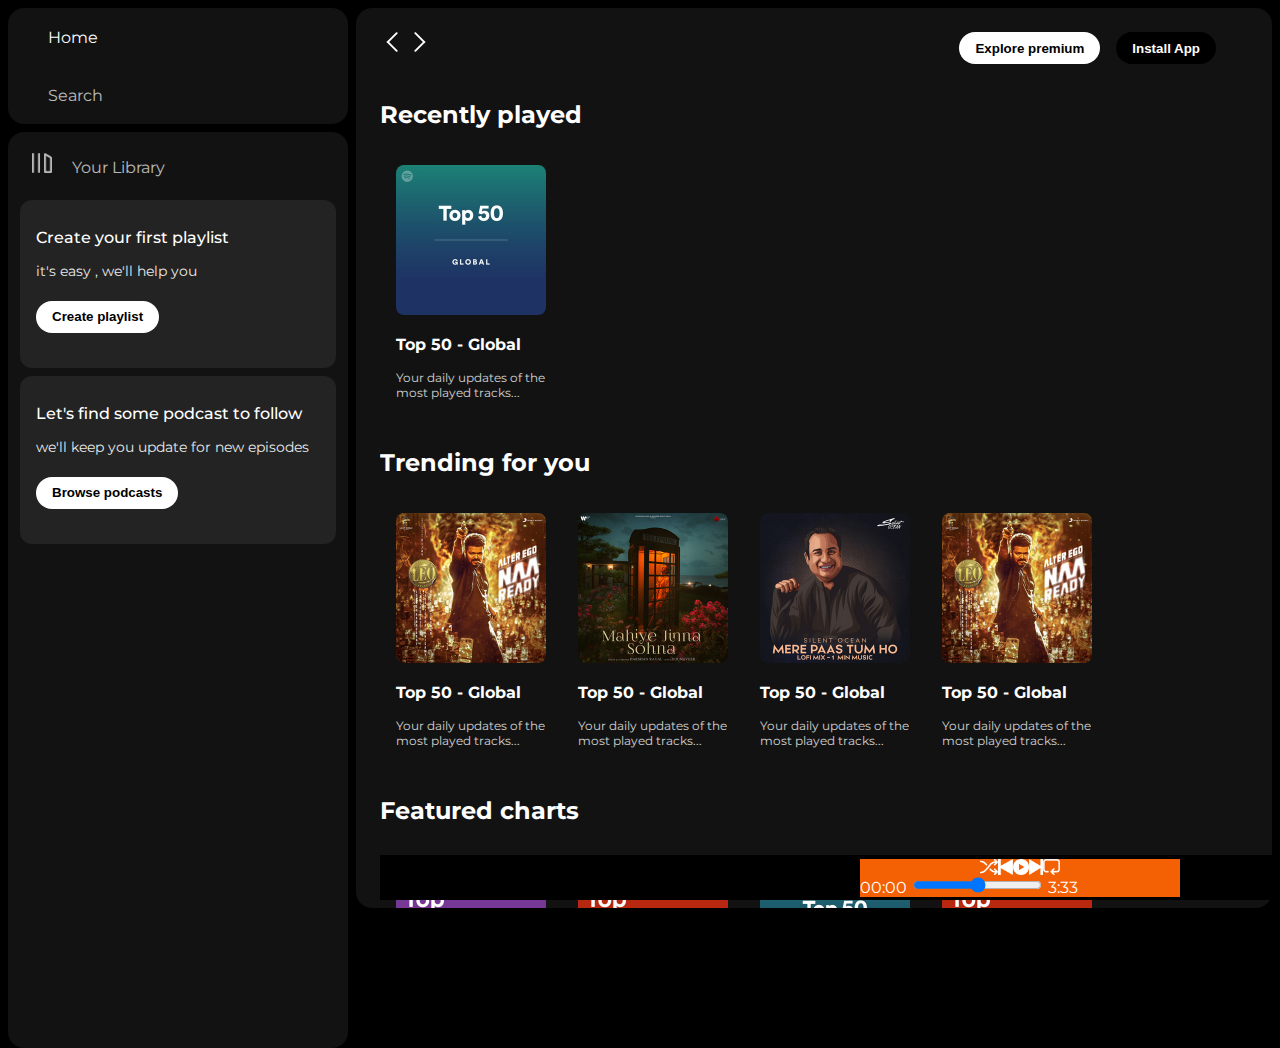
<file: assets/spotify.html>
<!DOCTYPE html>
<html lang="en">
<head>
    <meta charset="UTF-8">
    <meta name="viewport" content="width=device-width, initial-scale=1.0">
    <link rel="stylesheet" href="https://cdnjs.cloudflare.com/ajax/libs/font-awesome/6.6.0/css/all.min.css" integrity="sha512-Kc323vGBEqzTmouAECnVceyQqyqdsSiqLQISBL29aUW4U/M7pSPA/gEUZQqv1cwx4OnYxTxve5UMg5GT6L4JJg==" crossorigin="anonymous" referrerpolicy="no-referrer" />
    <link rel="icon" href="/assets/logo.png">
    <link rel="preconnect" href="https://fonts.googleapis.com">
<link rel="preconnect" href="https://fonts.gstatic.com" crossorigin>
<link href="https://fonts.googleapis.com/css2?family=Montserrat:ital,wght@0,100..900;1,100..900&display=swap" rel="stylesheet">
<link rel="stylesheet" href="spotify.css">
    <title>Spotify - Web Player: Music for everyone</title>
</head>
<body>
    <div class="main">
        <div class="sidebar">
            <div class="nav">
                <div class="nav-option" style="opacity: 1;">    
                    <i class="fa-solid fa-house"></i>
                    <a href="#">Home</a>
                </div>
                <div class="nav-option">
                    <i class="fa-solid fa-magnifying-glass"></i>
                    <a href="#">Search</a>
                </div>

            </div>
            <div class="library">
                <div class="option">
                    <div class="library-option nav-option">
                      <img src="/assets/library_icon.png" alt="" srcset="">
                        <a href="#">Your Library</a>
                    </div>
                    <div class="icons">
                        <i class="fa-solid fa-plus"></i>
                        <i class="fa-solid fa-arrow-right"></i>
                    </div>
                    
                </div>
                <div class="lib-boxes">
                    <div class="box">
                        <p class="boxpt1">Create your first playlist</p>
                        <p class="boxpt2">it's easy , we'll help you </p>
                        <button class="badge">Create playlist</button>
                    </div>
                    <div class="box">
                        <p class="boxpt1">Let's find some podcast to follow</p>
                        <p class="boxpt2">we'll keep you update for new episodes </p>
                        <button class="badge">Browse podcasts</button>
                    </div>
                </div>
            </div>
        </div>
        <div class="main-container">
            <div class="sticky-nav">
                <div class="sticky-nav-icons">
                    <img src="/assets/backward_icon.png" alt="" srcset="">
                    <img class="hide" src="/assets/forward_icon.png" alt="" srcset="">
                </div>
                
                <div class="sticky-nav-options">
                    <button class="badge nav-items hide">Explore premium</button>
                    <button class="badge nav-items dark-badge"><i class="fa-regular fa-circle-down"></i> Install App</button>
                    <i class="fa-regular fa-user nav-items"></i>
                </div>
               
            </div>
           
            <div class="cards">
                <h2>Recently played</h2>
                <div class="cards-container">
                    <div class="card">
                        <img src="/assets/card1img.jpeg" alt="" srcset="" class="card-img">
                        <p class="card-title">Top 50 - Global </p>
                        <p class="card-info">Your daily updates of the most played tracks...</p>
                    </div>
                </div>
               
                    
                     
                    <div class="cards-container">
                        <h2>Trending for you</h2>
                        <div class="cards-container">
                            <div class="card">
                                <img src="/assets/card4img.jpeg" alt="" srcset="" class="card-img">
                                <p class="card-title">Top 50 - Global </p>
                                <p class="card-info">Your daily updates of the most played tracks...</p>
                            </div>
                            
                        <div class="card">
                            <img src="/assets/card2img.jpeg" alt="" srcset="" class="card-img">
                            <p class="card-title">Top 50 - Global </p>
                            <p class="card-info">Your daily updates of the most played tracks...</p>
                        </div>
                       
                            <div class="card">
                                <img src="/assets/card3img.jpeg" alt="" srcset="" class="card-img">
                                <p class="card-title">Top 50 - Global </p>
                                <p class="card-info">Your daily updates of the most played tracks...</p>
                            </div>
                            
                                <div class="card">
                                    <img src="/assets/card4img.jpeg" alt="" srcset="" class="card-img">
                                    <p class="card-title">Top 50 - Global </p>
                                    <p class="card-info">Your daily updates of the most played tracks...</p>
                                </div>
                        </div>

                            
                                <h2>Featured charts</h2>
                                <div class="cards-container">
                                    <div class="card">
                                        <img src="/assets/card5img.jpeg" alt="" srcset="" class="card-img">
                                        <p class="card-title">Top 50 - Global </p>
                                        <p class="card-info">Your daily updates of the most played tracks...</p>
                                    </div>
                                    
                                    <div class="card">
                                        <img src="/assets/card6img.jpeg" alt="" srcset="" class="card-img">
                                        <p class="card-title">Top 50 - Global </p>
                                        <p class="card-info">Your daily updates of the most played tracks...</p>
                                    </div>

                                    <div class="card">
                                        <img src="/assets/card1img.jpeg" alt="" srcset="" class="card-img">
                                        <p class="card-title">Top 50 - Global </p>
                                        <p class="card-info">Your daily updates of the most played tracks...</p>
                                    </div>
                                    
                                      
                                    <div class="card">
                                        <img src="/assets/card6img.jpeg" alt="" srcset="" class="card-img">
                                        <p class="card-title">Top 50 - Global </p>
                                        <p class="card-info">Your daily updates of the most played tracks...</p>
                                    </div>
                                </div>
                            </div>
                        <div class="footer">
                            <div class="line">

                            </div>
                        </div>    
            
    <div class="music-player">
        <div class="album"></div>

        <div class="player">
        <div class="player-control">
            <img src="/assets/player_icon1.png" alt="" srcset="" class="player-control-icon">
            <img src="/assets/player_icon2.png" alt="" srcset="" class="player-control-icon">
            <img src="/assets/player_icon3.png" alt="" srcset="" class="player-control-icon">
            <img src="/assets/image.png" alt="" srcset="" class="player-control-icon">
            <img src="/assets/player_icon5.png" alt="" srcset="" class="player-control-icon">
        </div>

        <div class="playback-bar">
            <span class="current-time">00:00</span>
            <input type="range" min="0" max="100" class="progress-bar">
            <span class="tot-time">3:33</span>
        </div>
        </div>
        
        <div class="controls"></div>
    </div>



     </div>
    </div>
</body>
</html>
</file>
<file: assets/spotify.css>
body{
    font-family: "Montserrat", sans-serif;
    background-color: #000;
    margin:0;
    color:#fff;
    overflow: hidden;

}
.main{
    display:flex;
    height:100vh;
    padding: 0.5rem;

}
.sidebar{
background-color:#000;
width:340px;
border-radius: 1rem;  /*16px*/;
margin-right:0.5rem;

}
.main-container{
    background-color:#121212;
    flex:1;
    border-radius: 1rem;
    overflow:auto;
    padding: 0 1.5rem 0 1.5rem ;

}

.music-player{
    background-color: black;
    width:100%;
    height:45px;
    bottom:0;
    position:fixed;
}


a{
    text-decoration: none;
    color:#fff;
}

.nav{
    display:flex;
    border-radius: 1rem;
    flex-direction: column;
    justify-content: center;
    height:100px;
    padding:0.5rem 0.75rem;
    background-color: #121212;
}

.nav-option{
    line-height: 2.5rem;
    opacity:0.7;
    padding:0.5rem 0.75rem;

}


.nav-option:hover{
    opacity:1;

}
.nav-option i{
    font-size: 1.25rem;
   
    
}

.nav-option a{
    font-size: 1rem;
    margin-left:1rem;
  
}
.library{
    background-color: #121212;
    border-radius: 1rem;
    height:100%;
    margin-top:0.5rem;
    padding: 0.5rem 0.75rem;
}

.option{
 display:flex;
 justify-content: space-between;
 align-items: center;


}

.library-option img{
height:1.25rem;
width:1.25rem;
}

.icons{
    font-size: 1.25rem;
    display:flex;
}

.icons i{
    opacity:0.7;
    margin:1rem;
}


.icons i:hover{
    opacity:1;
    
}
.box{
    height:9rem;
    background-color: #232323;
    border-radius: 0.75rem;
    margin:0.25rem 0 0.5rem 0;
    padding: 0.75rem 1rem;
}
.boxpt1{
    font-size: 1rem;
    font-weight: 500;
}

.boxpt2{
    font-size: 0.85rem;
    opacity:0.9;
    border-radius: 1rem;

}

.badge{
    border:none;
    background-color: #fff;
    border-radius: 100px;
    padding:0.25rem 1rem;
    font-weight: 700;
    margin-top:0.5rem;
    height:2rem;
    border:none;
    border-radius:100px;
    width:fit-content;
}

.dark-badge{
    background-color:black;
    color:#fff;
}


.sticky-nav{
    position: sticky;
    top:0;
    background-color: #121212;
    display:flex;
    align-items:center;
    justify-content: space-between;
    padding:1rem 0 1rem 0;
    z-index:10;
}

.sticky-nav-icons i{
margin-left:0.75rem;


}

.sticky-nav-options{
    display: flex;
    justify-content: center;
    align-items: center;

}

.nav-items{
margin-right: 1rem;
}

@media(max-width:1000px){
    .hide{
        display:none;
    }
}


.card{
 
    width:150px;
    border-radius: 0.5rem;
    padding: 1rem;
    
  
}

.card:hover{
    background-color: #232323;
}
 

.cards-container{
    display:flex;
   flex-wrap: wrap;
}
   

.card-img{
    width:100%;
    border-radius: 0.5rem;
}

.card-title{
font-weight: 700;
}

.card-info{
    font-size: 0.75rem;
    opacity:0.8;
}

.footer{
    height:250px;
     display:flex;
    justify-content: center;
    align-items: center;
  

}

.line{
    width:90%;
    height:50%;
    border-top:1px solid white;
    opacity:0.4;
}

.music-player{
    
    display: flex;
    justify-content: space-between;
    align-items: center;
}

.album{
    width:25%;
    background-color: rgb(17, 238, 157);
}


.player{
    width:25%;
    background-color: rgb(244, 96, 4);
}


.controls{
    width:25%;
    background-color: pink;
}


.player-control-icon{
    height:1rem;
  
}

.player-control{
    display: flex;
    justify-content: center;
    align-items: center;
}
</file>
